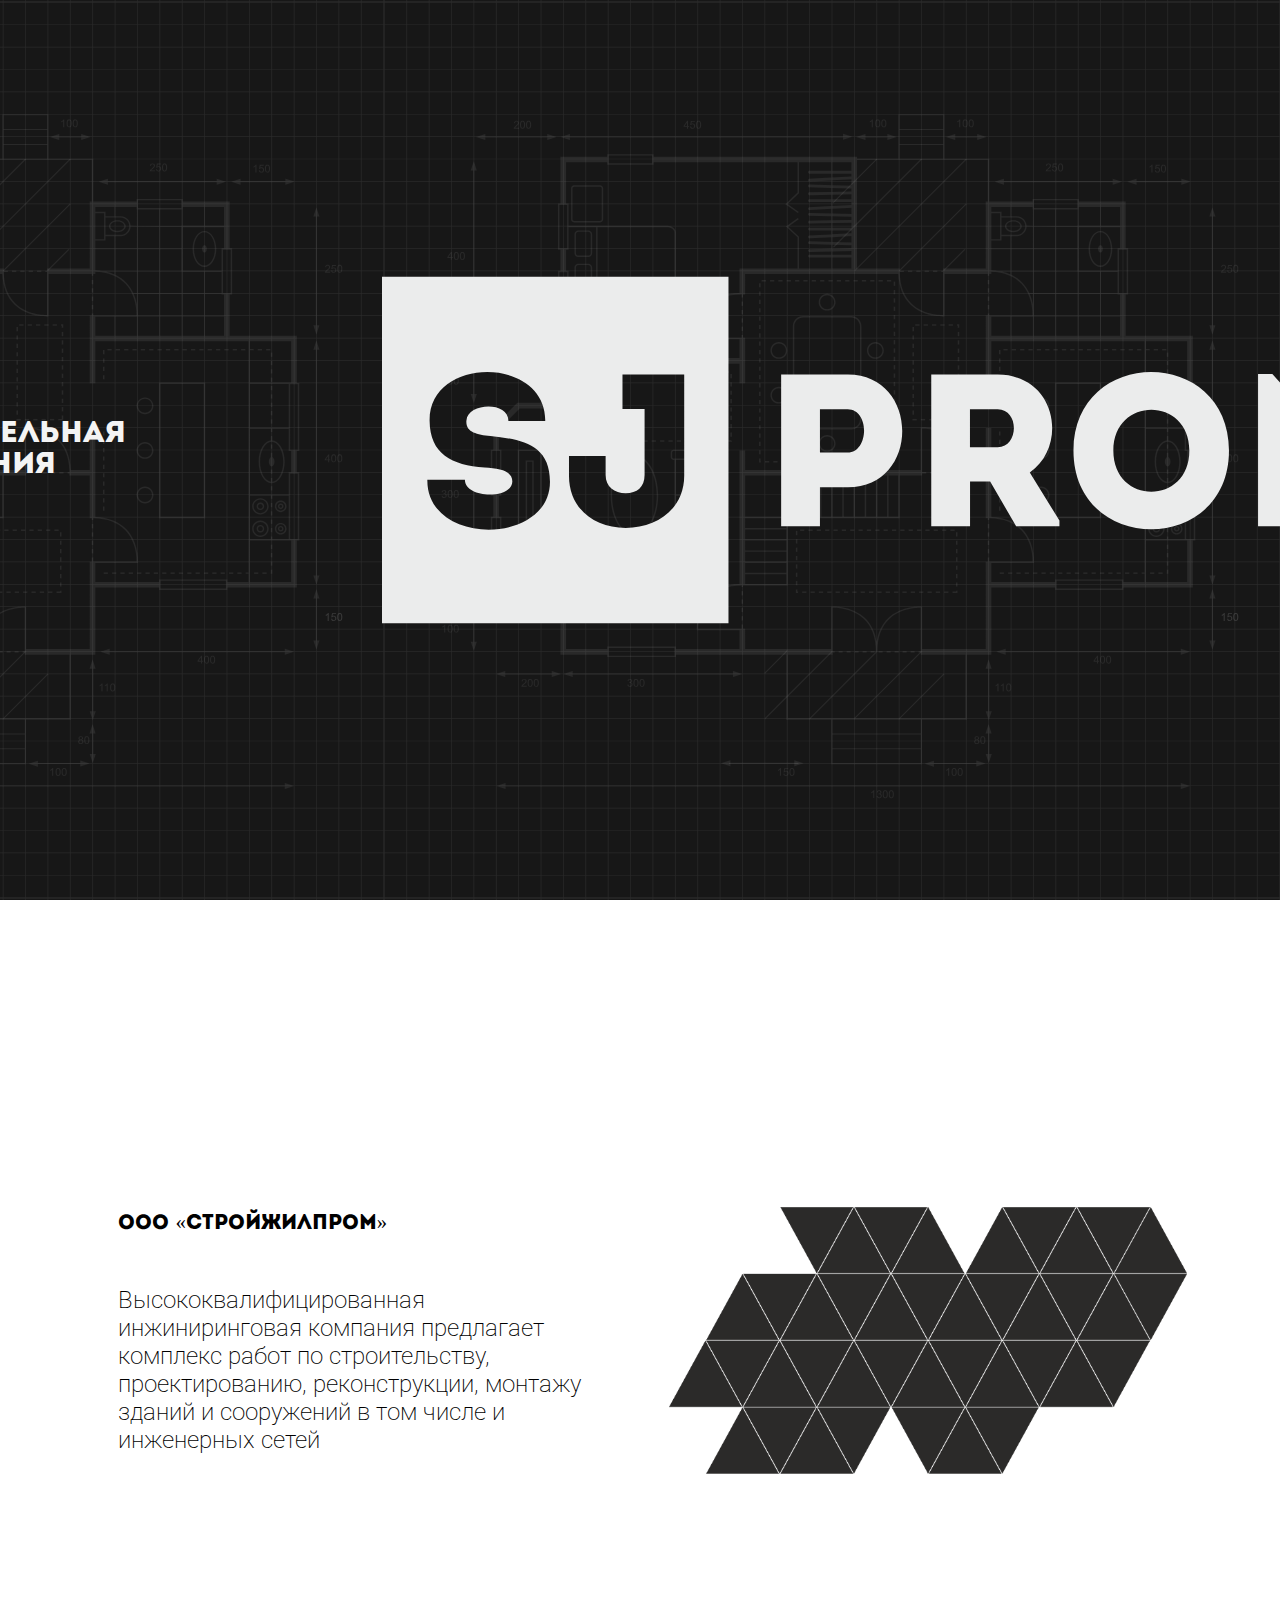
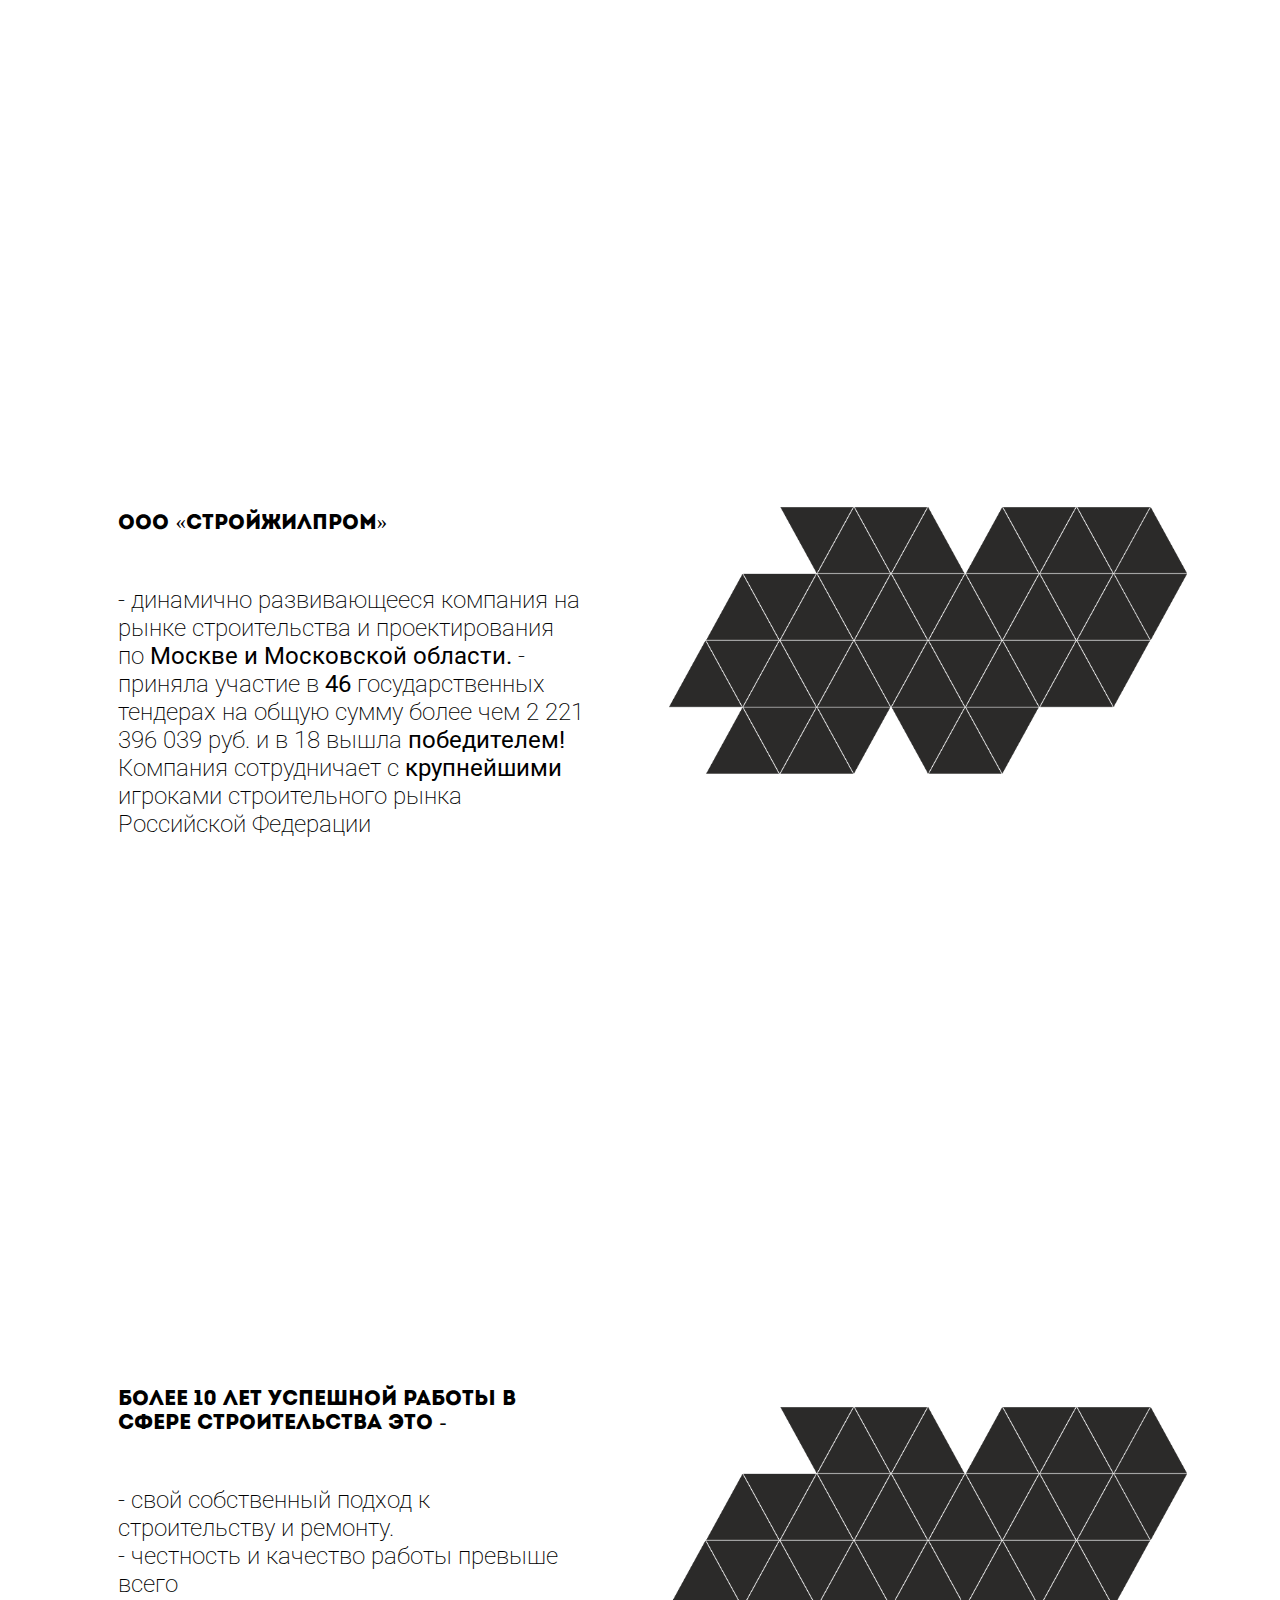
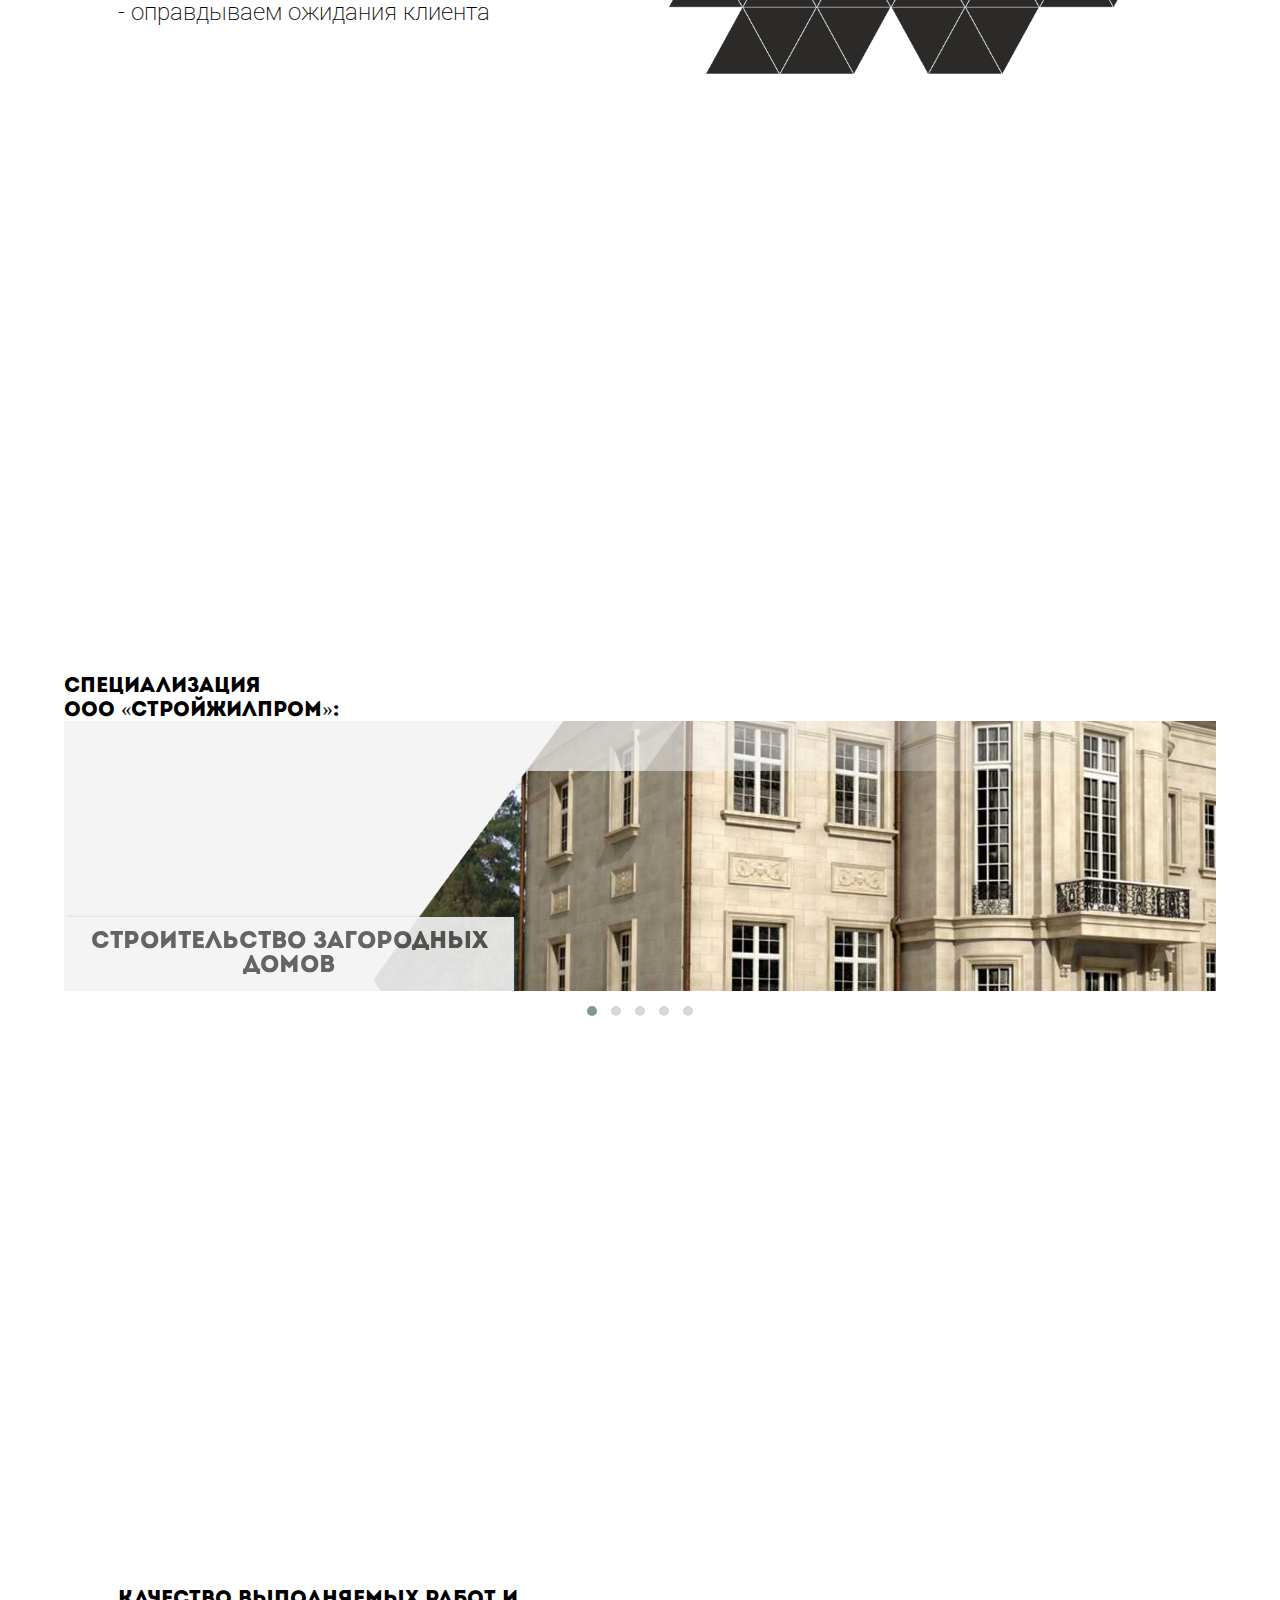
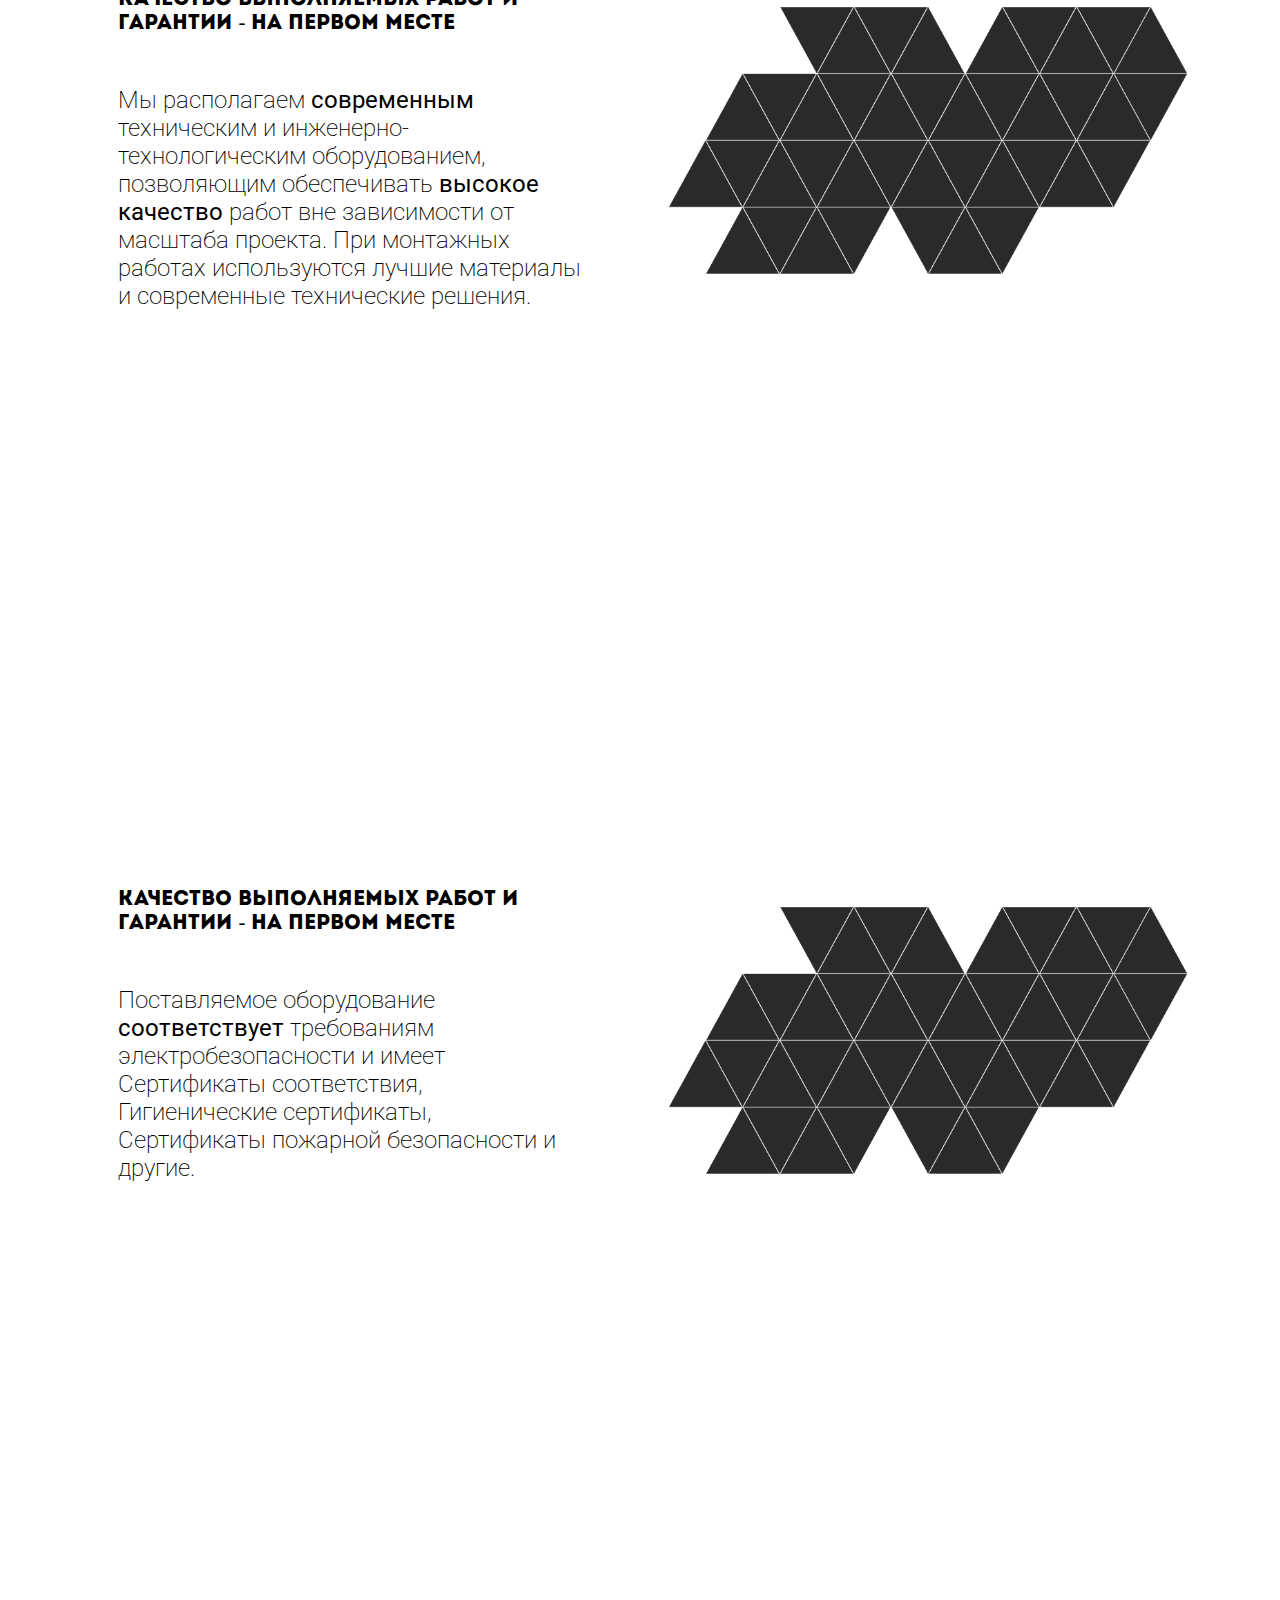
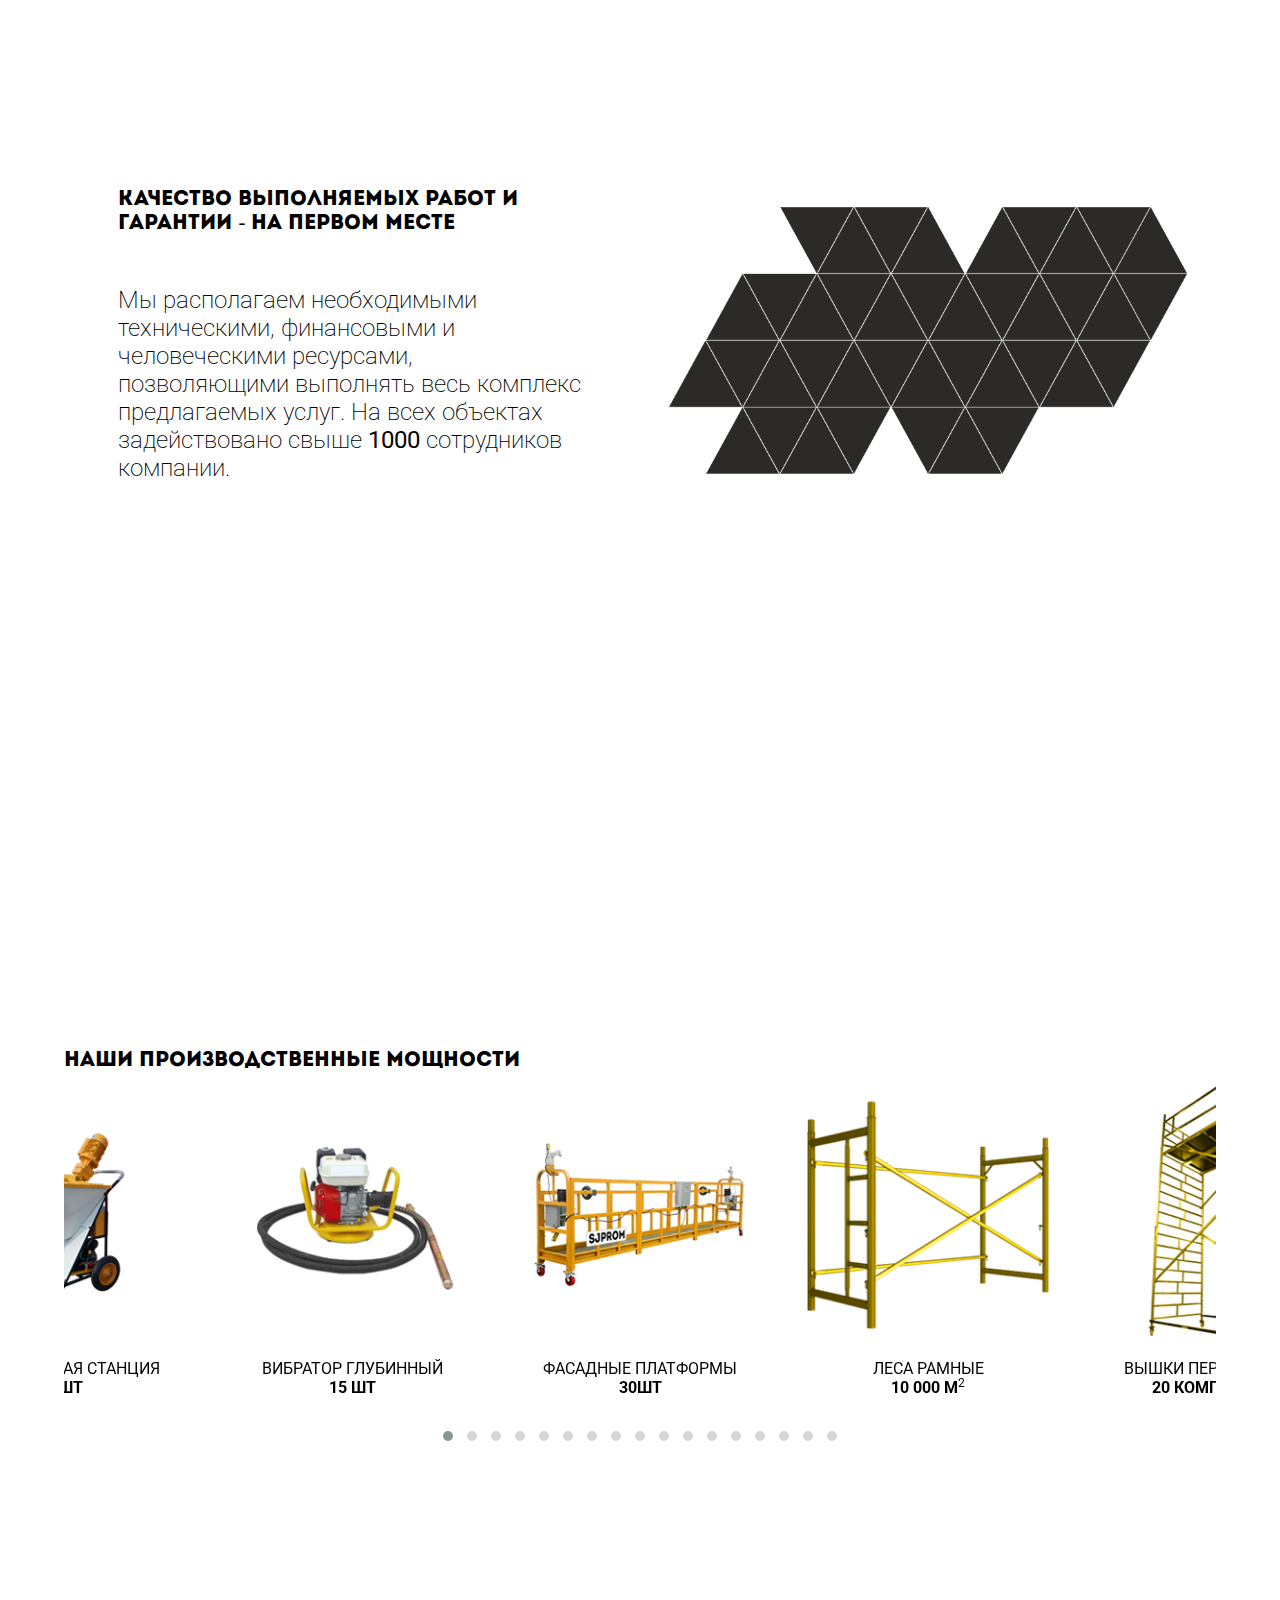
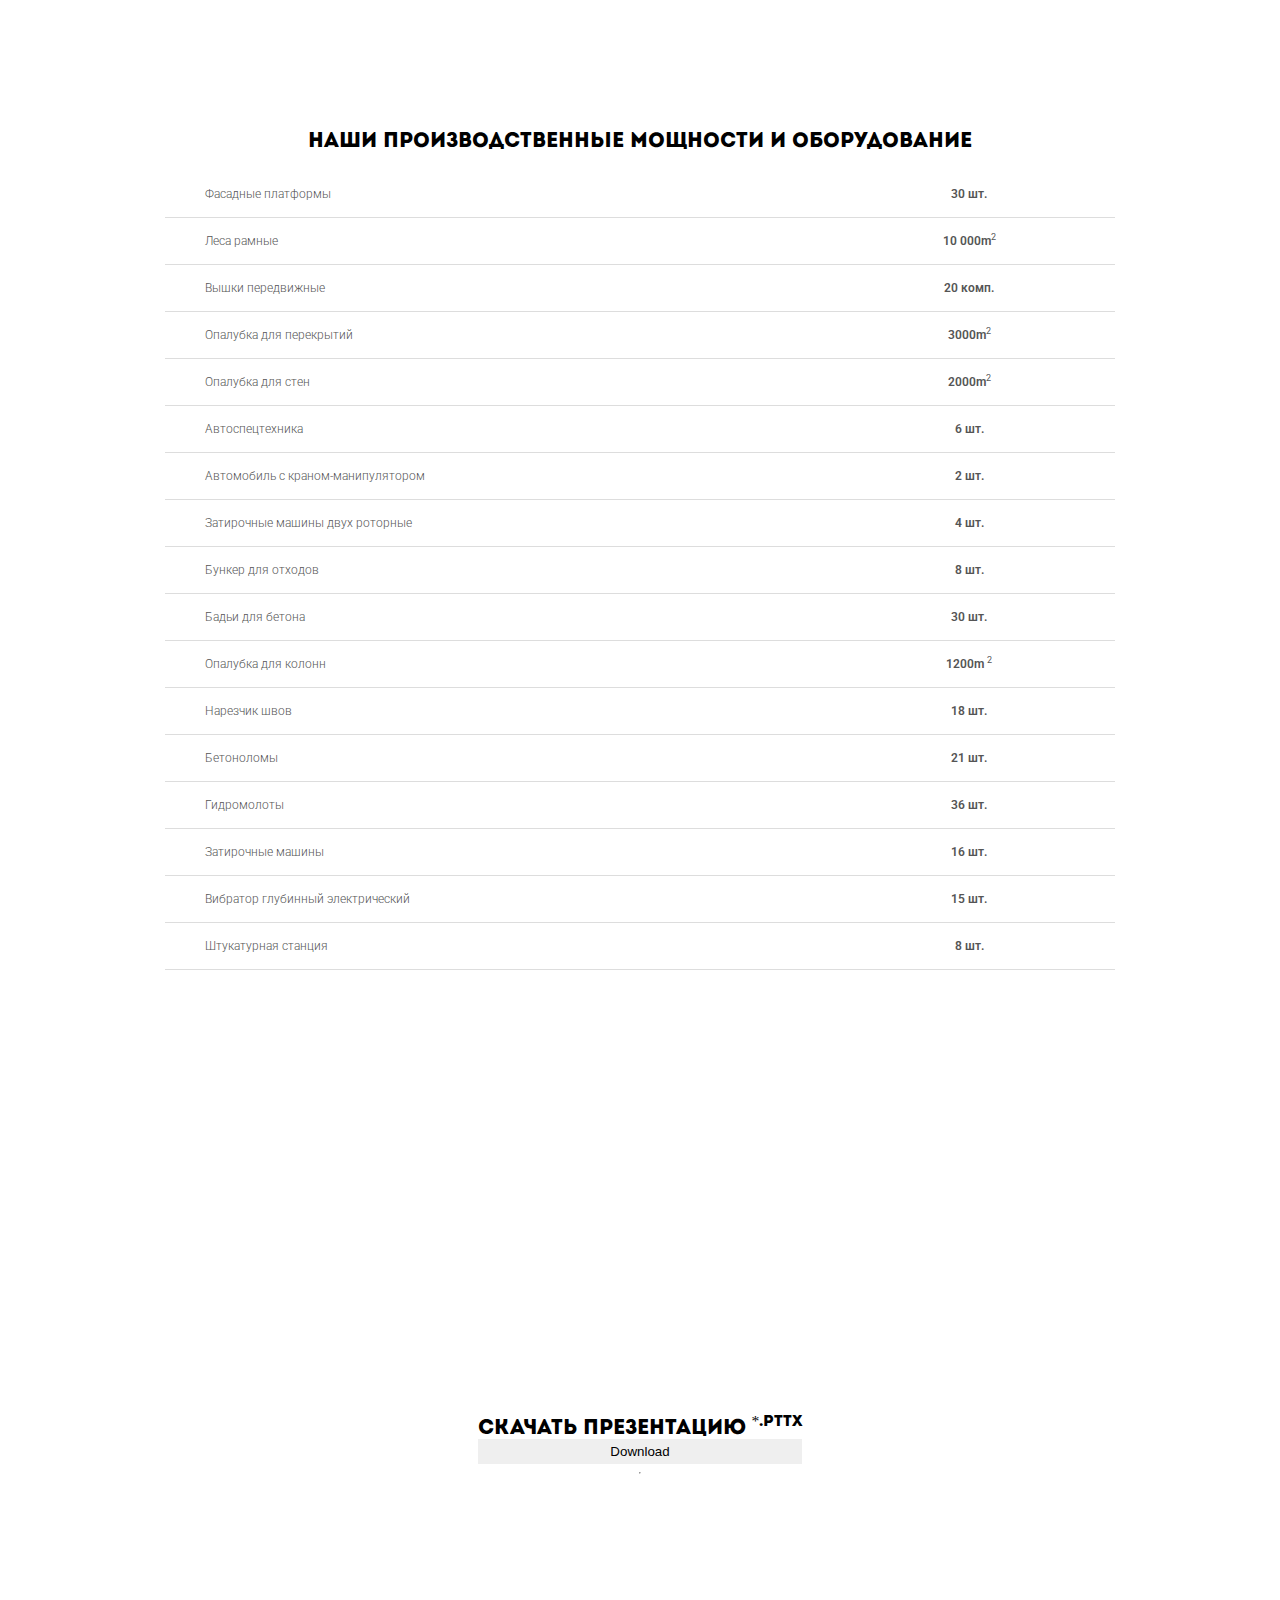
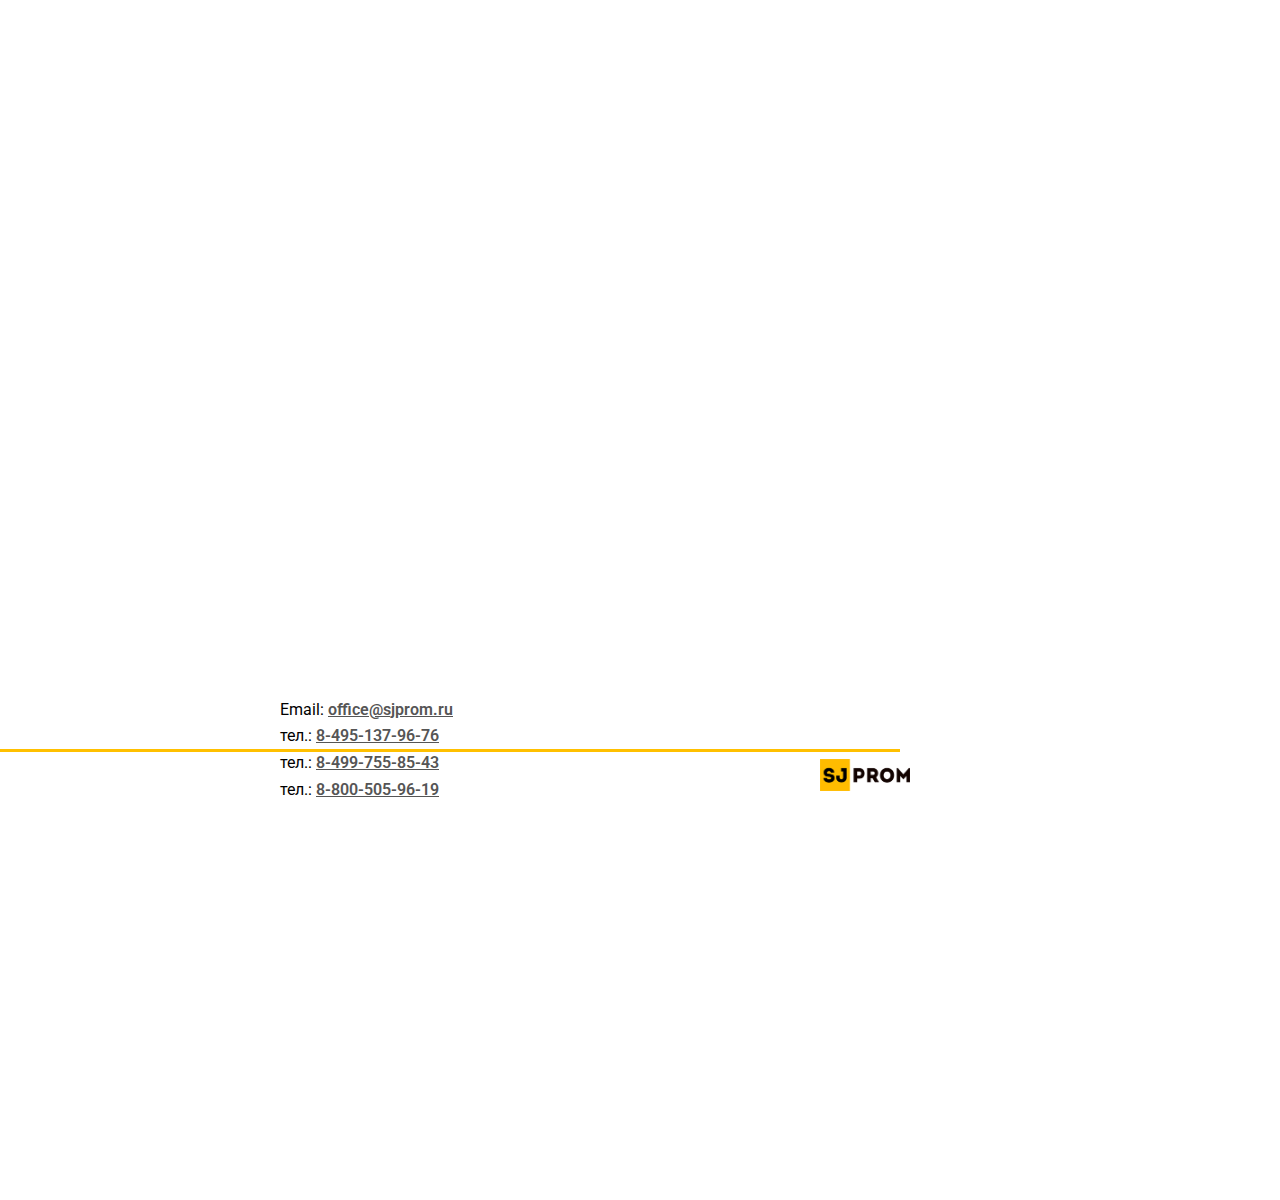
<file: index.html>
<!doctype html>
<html>

<head>
    <meta charset="utf-8">
    <link rel="shortcut icon" href="../favicon.ico" type="image/x-icon">
    <meta name="format-detection" content="telephone=no">
    <meta name="msapplication-tap-highlight" content="no">
    <meta name="viewport" content="initial-scale=1, width=device-width, maximum-scale=1, minimum-scale=1, user-scalable=no">

    <link href="//fonts.googleapis.com/css2?family=Roboto:wght@100;300;400;500;700;900&display=swap" rel="stylesheet">
    <link href="https://sjprom.ru/wp-content/themes/sjprom/assets/fonts/Intro.woff2" rel="stylesheet">
    <title>SJ PROM</title>
    <link href="css/reset.css" rel="stylesheet">

    <link href="css/style.css" rel="stylesheet">
    <link href="css/footer.css" rel="stylesheet">





    <link rel="stylesheet" href="https://cdnjs.cloudflare.com/ajax/libs/animate.css/4.0.0/animate.min.css" />



    <link rel="stylesheet" href="https://cdnjs.cloudflare.com/ajax/libs/OwlCarousel2/2.3.4/assets/owl.carousel.min.css" integrity="sha512-tS3S5qG0BlhnQROyJXvNjeEM4UpMXHrQfTGmbQ1gKmelCxlSEBUaxhRBj/EFTzpbP4RVSrpEikbmdJobCvhE3g==" crossorigin="anonymous" />
    <link rel="stylesheet" href="https://cdnjs.cloudflare.com/ajax/libs/OwlCarousel2/2.3.4/assets/owl.theme.default.css" integrity="sha512-OTcub78R3msOCtY3Tc6FzeDJ8N9qvQn1Ph49ou13xgA9VsH9+LRxoFU6EqLhW4+PKRfU+/HReXmSZXHEkpYoOA==" crossorigin="anonymous" />










</head>



<body>


    <!--loader begin-->

    <div id="background"></div>
    <style>
        /*loader*/
        #background {
            display: block;
            position: fixed;
            width: 100%;
            height: 100%;
            background-color: #000;
            background: -ie-radial-gradient(center, ellipse cover, #FCBA10 1%, #FCBA10 100%);
            z-index: 999999999999999999999999;
        }

        #logocontainer {
            display: block;
            position: fixed;
            top: 50%;
            left: 50%;
            width: 24vh;
            height: 24vh;
            margin-left: -17vh;
            margin-top: -17vh;
            overflow: hidden;
            -webkit-transition: background-color 500ms;
            transition: background-color 500ms;
            cursor: pointer;
            z-index: 99999999999999999999999999;
        }

        #pelogo {
            display: block;
            position: absolute;
            left: 2vh;
            top: 2vh;
            width: 20vh;

            height: 20vh;
            background: #FCBA10;
            background: linear-gradient(135deg, #FCBA10 0%, #FCBA00 100%);
            background-size: contain;
            font-family: 'Intro', sans-serif;
            font-size: 10vh;
            font-weight: bold;
            color: #F4f4f4;
            text-align: center;
            line-height: 20vh;
        }

        .loader {
            display: block;
            position: absolute;
            background-color: #F4f4f4;
        }

        @-webkit-keyframes slide1 {
            50% {
                width: 31vh;
                margin-left: 0;
            }

            100% {
                margin-left: 31vh;
            }
        }

        @keyframes slide1 {
            50% {
                width: 31vh;
                margin-left: 0;
            }

            100% {
                margin-left: 31vh;
            }
        }

        @-webkit-keyframes slide2 {
            50% {
                height: 32vh;
                margin-top: 0;
            }

            100% {
                margin-top: 32vh;
            }
        }

        @keyframes slide2 {
            50% {
                height: 32vh;
                margin-top: 0;
            }

            100% {
                margin-top: 32vh;
            }
        }

        @-webkit-keyframes slide3 {
            50% {
                width: 32vh;
                margin-right: 0;
            }

            100% {
                margin-right: 32vh;
            }
        }

        @keyframes slide3 {
            50% {
                width: 32vh;
                margin-right: 0;
            }

            100% {
                margin-right: 32vh;
            }
        }

        @-webkit-keyframes slide4 {
            50% {
                height: 32vh;
                margin-bottom: 0
            }

            100% {
                margin-bottom: 32vh;
            }
        }

        @keyframes slide4 {
            50% {
                height: 32vh;
                margin-bottom: 0
            }

            100% {
                margin-bottom: 32vh;
            }
        }
    </style>
    <div id="logocontainer" onclick=fill()>
        <div id="pelogo">SJ </div>
        <div class="loader" style="left:2vh; top:0; height:2vh; width:0; animation:slide1 1s linear forwards infinite"></div>
        <div class="loader" style="right:0; top:2vh; width:2vh; height:0; animation:slide2 1s linear forwards infinite; animation-delay:0.5s"></div>
        <div class="loader" style="right:2vh; bottom:0; height:2vh; width:0; animation:slide3 1s linear forwards infinite"></div>
        <div class="loader" style="left:0; bottom:2vh; width:2vh; height:0; animation:slide4 1s linear forwards infinite; animation-delay:0.5s"></div>
    </div>
    <!--loader-end-->










    <div class="containers" style="display:none">
        <div class='topRow  wow animate__fadeIn'>
            <img src="img/logo.png" alt="logo">
        </div>
    </div>
    <div class="MainScreen">
        <h1 style='width:50%; padding:10%; text-align: left'>СТРОИТЕЛЬНАЯ
            КОМПАНИЯ<br>
        </h1><br />
        <br />
        <img src="img/logo-SJPROM-white.svg" class='mainscreenLogo'>

    </div>


    <div class="parent">
        <div class='child title'>


            <h1>ООО «СТРОЙЖИЛПРОМ»</h1>
        </div>
        <div class='child'>
            <div class="SlideTextFlex ">

                Высококвалифицированная инжиниринговая компания предлагает комплекс работ по строительству, проектированию, реконструкции, монтажу зданий и сооружений в том числе и инженерных сетей


            </div>
        </div>
        <div class='child empty'></div>
        <div class='child PicBox'>



            <video webkit-playsinline="true" playsinline="true" src="img/render/top-1.mp4" autoplay="autoplay" muted="muted" loop="loop" poster="img/mask1.png"></video></div>
    </div>

    <div class="parent">
        <div class='child title'>


            <h1>ООО «СТРОЙЖИЛПРОМ»</h1>
        </div>
        <div class='child'>
            <div class="SlideTextFlex ">

                - динамично развивающееся компания на рынке строительства и проектирования по <b>Москве и Московской области.</b>

                - приняла участие в <b>46</b> государственных тендерах на общую сумму более чем 2 221 396 039 руб. и в 18 вышла <b>победителем!</b>
                Компания сотрудничает с <b>крупнейшими</b> игроками строительного рынка Российской Федерации

            </div>
        </div>
        <div class='child empty'></div>
        <div class='child PicBox'>

            <video webkit-playsinline="true" playsinline="true" src="img/render/top-3.mp4" autoplay="autoplay" muted="muted" loop="loop" poster="img/mask1.png"></video>
        </div>
    </div>





    <div class="parent">
        <div class='child title'>


            <h1>БОЛЕЕ 10 ЛЕТ УСПЕШНОЙ РАБОТЫ В
                СФЕРЕ СТРОИТЕЛЬСТВА ЭТО -</h1>
        </div>
        <div class='child'>
            <div class="SlideTextFlex ">

                - свой собственный подход к строительству и ремонту.<br>
                - честность и качество работы превыше всего<br>
                - оправдываем ожидания клиента
            </div>
        </div>
        <div class='child empty'></div>
        <div class='child PicBox'>
            <video webkit-playsinline="true" playsinline="true" src="img/render/top-2.mp4" autoplay="autoplay" muted="muted" loop='loop' poster="img/mask1.png"></video>

        </div>
    </div>





    <div class="parent ">
        <h1>СПЕЦИАЛИЗАЦИЯ<br>
            ООО «СТРОЙЖИЛПРОМ»:

        </h1>
        <div class="owl-carousel owl-theme banners">

            <div class='Slide '>



                <div class="SlideDes ">СТРОИТЕЛЬСТВО
                    ЗАГОРОДНЫХ ДОМОВ

                </div>
                <img src="img/prev1.png" class='slideImg'>
            </div>




            <div class='Slide '>
                <div class="SlideDes ">РЕМОНТ
                    ОФИСОВ И КВАРТИР
                </div>
                <img src="img/prev2.png" class='slideImg'>
            </div>

            <div class='Slide '>



                <div class="SlideDes ">СТРОИТЕЛЬСТВО
                    КОММЕРЧЕСКОЙ НЕДВИЖИМОСТИ



                </div>
                <img src="img/prev3.png" class='slideImg'>
            </div>
            <div class='Slide '>


                <div class="SlideDes ">ОТДЕЛКА И РЕМОНТ ЗАГОРОДНЫХ ДОМОВ


                </div>
                <img src="img/prev4.png" class='slideImg'>
            </div>


            <div class='Slide '>



                <div class="SlideDes ">ВЕДЕНИЕ ЭКСПЛУАТАЦИИ ЗДАНИЙ ЛЮБОЙ СЛОЖНОСТИ


                </div>
                <img src="img/prev5.png" class='slideImg'>
            </div>

        </div>
    </div>
    <div class="parent">

        <div class='child title'>


            <h1>КАЧЕСТВО ВЫПОЛНЯЕМЫХ РАБОТ
                И ГАРАНТИИ - НА ПЕРВОМ МЕСТЕ</h1>
        </div>
        <div class='child'>
            <div class="SlideTextFlex ">
                Мы располагаем <b>современным</b> техническим и инженерно-технологическим оборудованием, позволяющим обеспечивать <b>высокое качество</b> работ вне зависимости от масштаба проекта. При монтажных работах используются лучшие материалы и современные технические решения.

            </div>
        </div>
        <div class='child empty'></div>
        <div class='child PicBox'>
            <video webkit-playsinline="true" playsinline="true" src="img/render/top-4.mp4" autoplay="autoplay" muted="muted" loop='loop' poster="img/mask1.png"></video>

        </div>
    </div>
    <div class="parent">

        <div class='child title'>


            <h1>КАЧЕСТВО ВЫПОЛНЯЕМЫХ РАБОТ
                И ГАРАНТИИ - НА ПЕРВОМ МЕСТЕ</h1>
        </div>
        <div class='child'>
            <div class="SlideTextFlex ">
                Поставляемое оборудование <b>соответствует</b> требованиям электробезопасности и имеет Сертификаты соответствия, Гигиенические сертификаты, Сертификаты пожарной безопасности и другие.


            </div>
        </div>
        <div class='child empty'></div>
        <div class='child PicBox'>
            <video webkit-playsinline="true" playsinline="true" src="img/render/top-5.mp4" autoplay="autoplay" muted="muted" loop='loop' poster="img/mask1.png"></video>

        </div>
    </div>
    <div class="parent">

        <div class='child title'>


            <h1>КАЧЕСТВО ВЫПОЛНЯЕМЫХ РАБОТ
                И ГАРАНТИИ - НА ПЕРВОМ МЕСТЕ</h1>
        </div>
        <div class='child'>
            <div class="SlideTextFlex ">
                Мы располагаем необходимыми техническими, финансовыми и человеческими ресурсами, позволяющими выполнять весь комплекс предлагаемых услуг. На всех объектах задействовано свыше <b>1000</b> сотрудников компании.
            </div>
        </div>
        <div class='child empty'></div>
        <div class='child PicBox'>
            <video webkit-playsinline="true" playsinline="true" src="img/render/top-6.mp4" autoplay="autoplay" muted="muted" loop='loop' poster="img/mask1.png"></video>

        </div>
    </div>



    <div class="parent">
        <h1>НАШИ ПРОИЗВОДСТВЕННЫЕ МОЩНОСТИ
        </h1>
        <div class="owl-carousel owl-theme owl-carouseler">
            <div class="caseItem">
                <img src="img/items/platform.png" alt="platform">
                <div>Фасадные платформы</div> <span>30шт</span>
            </div>
            <div class="caseItem">
                <img src="img/items/lesa.png" alt="platform">

                <div>Леса рамные</div><span>10 000 m<sup>2</sup></span>
            </div>
            <div class="caseItem"> <img src="img/items/vyshka.png" alt="platform">

                <div>Вышки передвижные</div>
                <span>20 комплектов</span>
            </div>
            <div class="caseItem">
                <img src="img/items/traktor.png" alt="platform">
                <div>Автоспецтехника
                </div> <span>6 шт</span>
            </div>
            <div class="caseItem">
                <img src="img/items/zatirka2.png" alt="platform">

                <div>ЗАТИРОЧНЫЕ МАШИНЫ ДВУХ РОТОРНЫЕ

                </div><span>4 шт</span>
            </div>
            <div class="caseItem">
                <img src="img/items/avtokran.png" alt="platform">
                <div>Автокран-манипулятор
                </div> <span>2 шт</span>
            </div>
            <div class="caseItem">
                <img src="img/items/opal-for-perekrytiya.png" alt="platform">
                <div>ОПАЛУБКА ДЛЯ ПЕРЕКРЫТИЙ
                </div> <span>3 000 m<sup>2</sup></span>
            </div>
            <div class="caseItem">
                <img src="img/items/opal-for-walls.png" alt="platform">

                <div>ОПАЛУБКА ДЛЯ СТЕН
                </div><span>2 000 m<sup>2</sup></span>
            </div>
            <div class="caseItem">
                <img src="img/items/bunker.png" alt="platform">

                <div>БУНКЕР ДЛЯ ОТХОДОВ

                </div><span>8 шт</span>
            </div>
            <div class="caseItem">
                <img src="img/items/badya.png" alt="platform">

                <div>БАДЬИ ДЛЯ БЕТОНА


                </div><span>30 шт</span>
            </div>
            <div class="caseItem">
                <img src="img/items/colomn.png" alt="platform">

                <div>ОПАЛУБКА ДЛЯ
                    КОЛЛОН
                </div><span>300 шт</span>
            </div>

            <div class="caseItem">
                <img src="img/items/betonolom.png" alt="platform">

                <div>БЕТОНОЛОМЫ
                </div><span>21 шт</span>
            </div>
            <div class="caseItem">
                <img src="img/items/hydromolot.png" alt="platform">

                <div>ГИДРОМОЛОТЫ
                </div><span>36 шт</span>
            </div>


            <div class="caseItem">
                <img src="img/items/narezka.png" alt="platform">

                <div>НАРЕЗЧИК ШВОВ
                </div><span>18 шт</span>
            </div>

            <div class="caseItem">
                <img src="img/items/zatirka.png" alt="platform">

                <div>Затирочные машины
                </div><span>16 шт</span>
            </div>
            <div class="caseItem">
                <img src="img/items/station.png" alt="platform">

                <div>Штукатурная станция
                </div><span>8 шт</span>
            </div>
            <div class="caseItem">
                <img src="img/items/vibrator.png" alt="platform">

                <div>Вибратор глубинный
                </div><span>15 шт</span>
            </div>
        </div>
    </div>
    <div class="parent " ><div style="text-align: center">
        <h1>НАШИ ПРОИЗВОДСТВЕННЫЕ МОЩНОСТИ И ОБОРУДОВАНИЕ
        </h1></div>
        <br>
        <table class='tableCust'>
            <tbody>
                <tr>
                    <td>Фасадные платформы</td>
                    <td>30 шт.</td>
                </tr>
                <tr>
                    <td>Леса рамные
                    </td>
                    <td>10 000m<sup>2</sup></td>
                </tr>

                <tr>
                    <td>Вышки передвижные
                    </td>
                    <td>20 комп.</td>
                </tr>

                <tr>
                    <td>Опалубка для перекрытий
                    </td>
                    <td>3000m<sup>2</sup></td>
                </tr>
                <tr>
                    <td>Опалубка для стен
                    </td>
                    <td>2000m<sup>2</sup></td>
                </tr>

                <tr>
                    <td>Автоспецтехника
                    </td>
                    <td>6 шт.</td>
                </tr>
                <tr>
                    <td>Автомобиль с краном-манипулятором
                    </td>
                    <td>2 шт.</td>
                </tr>
                <tr>
                    <td>Затирочные машины двух роторные
                    </td>
                    <td>4 шт.</td>
                </tr>
                <tr>
                    <td>Бункер для отходов
                    </td>
                    <td>8 шт.</td>
                </tr>
                <tr>
                    <td>Бадьи для бетона
                    </td>
                    <td>30 шт.</td>
                </tr>
                <tr>
                    <td>Опалубка для колонн
                    </td>
                    <td>1200m <sup>2</sup></td>
                </tr>
                <tr>
                    <td>Нарезчик швов
                    </td>
                    <td>18 шт.</td>
                </tr>
                <tr>
                    <td>Бетоноломы
                    </td>
                    <td>21 шт.</td>
                </tr>
                <tr>
                    <td>Гидромолоты
                    </td>
                    <td>36 шт.</td>
                </tr>
                <tr>
                    <td>Затирочные машины
                    </td>
                    <td>16 шт.</td>
                </tr>

                <tr>
                    <td>Вибратор глубинный электрический
                    </td>
                    <td>15 шт.</td>
                </tr>
                <tr>
                    <td>Штукатурная станция
                    </td>
                    <td>8 шт.</td>
                </tr>
            </tbody>
        </table>

    </div>
    <div class="parent">
        <h1>Скачать презентацию <sup>*.pttx</sup></h1>

        <button>Download</button>
        <hr>
    </div>



    <div class='parent'>

        <div class="contentPage finalPage ">
            <div class="Contact ">
                <ul>
                    <li>Email: <a href='mailto:office@sjprom.ru'>office@sjprom.ru</a></li>
                    <li>тел.: <a href='tel:84951379676'>8-495-137-96-76</a></li>
                    <li>тел.: <a href='tel:84997558543'>8-499-755-85-43 </a></li>
                    <li>тел.: <a href='tel:88005059619'>8-800-505-96-19</a></li>

                </ul>
            </div>

            <div class="verticalLine"></div>


            <div class="FinalPic">

                <img src="img/logo.png" alt="">
            </div>

        </div>





    </div>

    <style>


    </style>










    <div class="containersWrap">
        <div class="bottomRow">
            <div class="brdescriptor">email: <a link='mailto:rengen.93.03@yandex.by'>office@sjprom.ru
                </a>
            </div>
        </div>
    </div>

    <!--section id="map" class="map">
        <h1>КАК НАС НАЙТИ:
        </h1>

        <iframe src="https://yandex.ru/map-widget/v1/?um=constructor%3Aa262b87ce9515df81d4970e88211d7ceb6d7b67d1679dde5cf4ece2e788b94ff&amp;source=constructor" width="100%" height="300" frameborder="0" style="pointer-events: none;"></iframe>
    </section-->




    <script src="https://code.jquery.com/jquery-3.5.1.min.js"></script>
    <script src="https://cdnjs.cloudflare.com/ajax/libs/OwlCarousel2/2.3.4/owl.carousel.js"></script>
    <script src="js/wow.min.js">
    </script>

    <script>
        $(window).ready(function() {
            $('#logocontainer').hide();
            $('#background').hide();
        })

        $(document).ready(function() {



            $(".owl-carouseler").owlCarousel({

                autoplay: true,
                items: 1,
                loop: true,
                merge: true,
                dots: true,
                center: true,
                autoplayTimeout: 2000,
                responsive: {
                    1400: {
                        items: 5
                    },
                    1000: {
                        items: 4
                    },
                    700: {
                        items: 3
                    },
                    450: {
                        items: 1
                    }
                }
            });
            $('.banners').owlCarousel({
                autoplay: true,
                items: 1,
                loop: true,
                merge: true,
                dots: true,
                center: true,
                autoplayTimeout: 2000,
            });
        });
        $(document).ready(function() {

            var $layer_0 = $('.layer-0'),
                $container = $('main'),
                container_w = $container.width(),
                container_h = $container.height();
            $(window).on('mousemove.parallax', function(event) {
                var pos_x = event.pageX,
                    pos_y = event.pageY,
                    left = 0,
                    top = 0;
                left = container_w / 2 - pos_x;
                top = container_h / 2 - pos_y;
                var res = pos_x / 170;
                if (res <= 100) {
                    res / 21;
                    $('.MainScreen').css("background-position-x", res + 'px');
                }
            });





        });

        /*************/
    </script>
</body>

</html>
</file>
<file: css/style.css>
@charset "utf-8";

/*custom styles*/
@font-face {
    font-family: "Intro";
    src: url("../fonts/Intro.eot");
    /* IE9 Compat Modes */
    src: url("../fonts/Intro.eot?#iefix") format("embedded-opentype"),
        /* IE6-IE8 */
        url("../fonts/Intro.otf") format("opentype"),
        /* Open Type Font */
        url("../fonts/Intro.svg") format("svg"),
        /* Legacy iOS */
        url("../fonts/Intro.ttf") format("truetype"),
        /* Safari, Android, iOS */
        url("../fonts/Intro.woff") format("woff"),
        /* Modern Browsers */
        url("../fonts/Intro.woff2") format("woff2");
    /* Modern Browsers */
    font-weight: normal;
    font-style: normal;
}

.topRow {
    width: 100%;
    /* padding: 30px 40px 0px;*/
    position: fixed;
    /*  padding: 5px 40px 0px;*/
    padding: 2vw;


}

.topRow img {
    visibility: visible !important;
}

body {
    font-family: 'Roboto', sans-serif;
    /* color: #555555;    background: url('../img/background.svg');
    background-size: 100%;
    background-position: center;*/
}

.containers {
    background: url('../img/triangle.svg');
    position: fixed;
    background-repeat: no-repeat;
    background-size: contain;
    width: 100%;
    min-height: 20%;
    top: 0;
    opacity: 0.8;
    z-index: 99999;

}

.containersWrap {
    background: url('../img/triangleRight.svg');
    position: fixed;
    bottom: 0;
    margin-bottom: 0;
    padding-bottom: 0;
    background-repeat: no-repeat;
    background-size: contain;
    background-position: bottom right;
    width: 100%;
    min-height: 20%;
    text-align: right;
}

.bottomRow {
    position: fixed;
    width: 100%;
    bottom: 0;
    line-height: 5;
}

.brdescriptor {
    padding: 0px 40px 0px 0px;
}

.contentPage {
    min-height: 90vh;
    height: 100%;
    width: 100%;

    top: 15vh;

}

.contentPage h1 {
    width: 90%;
    padding: 3vh 3vh 15vh;
    text-transform: uppercase;
    font-family: "Intro";
    font-size: 200%;
    text-align: center;
    opacity: 0.5;
    margin: 0 auto;
}

.map h1 {
    width: 90%;
    padding: 3vh 3vh 5vh;
    text-transform: uppercase;
    font-family: "Intro";
    font-size: 200%;
    text-align: center;
    opacity: 0.5;
    margin: 0 auto;
}

.SlideText {
    width: 50%;
    display: -webkit-box;
    display: -ms-flexbox;
    -ms-flex-line-pack: distribute;
    align-content: space-around;
    justify-items: center;
    text-align: start;
    font-size: 150%;
    font-weight: 200;
    max-width: 670px;
    padding: 10vh 0vh 10vh 5%;
    text-indent: 0 !important;
}

.SlidePic {
    width: 50%;
    padding: 0;
    margin: 0;
    z-index: -1;
}

.list {
    text-indent: 15px;
}

.MainScreen {
    background-image: url(../img/background-1.svg);
    background-size: 70%;
    background-position: center right;
    width: 100%;

    height: 100vh;
    background-color: rgb(23, 23, 23);
    background-color: radial-gradient(circle, rgba(85, 85, 85, 1) 8%, rgba(35, 35, 35, 1) 176%);
    display: -webkit-box;
    display: -ms-flexbox;
    display: flex;
    -ms-flex-line-pack: center;
    align-content: center;
    -webkit-box-pack: center;
    -ms-flex-pack: center;
    justify-content: center;
}

.MainScreen h1 {
    display: -webkit-box;
    display: -ms-flexbox;
    display: flex;
    -webkit-box-align: center;
    -ms-flex-align: center;
    align-items: center;
    font-family: "Intro";
    font-size: 30px;
    text-align: center;
    color: #f4f4f4;
}



.tableCust {
    margin: 0 auto;
    /* width: 80%; */
    max-width: 950px;
    width: 100%;
    position: relative;
    font-family: 'Roboto', sans-serif;
    color: #555555;
    font-size: 18px;
    font-weight: 100;
    line-height: 1.8;
  /*  background: #f4f4f4;*/
    -webkit-transition: .2s;
    transition: .2s;
    -webkit-transform: transition .2s;
    transform: transition .2s;


}
.tableCust tr{
    border-bottom: 1px #ddd solid;
}


.tableCust td {
    padding: 5px 40px 5px 40px;
    font-weight: 300;
}

.tableCust tr:nth-child(odd) {
 /*   background: #ddd;*/

}

.tableCust tr:hover {
    background: #d3d3d3;

}

.tableCust tr td:nth-child(2n) {
    font-weight: 600;
    text-align: center;
}

.verticalLine {
    height: 10vh;
    width: 3px;
    background: #ffc000;
    display: -webkit-box;
    display: -ms-flexbox;
    display: flex;
    -webkit-box-align: center;
    -ms-flex-align: center;
    align-items: center;
    -webkit-box-pack: center;
    -ms-flex-pack: center;
    justify-content: center;

}

.finalPage {
    display: -webkit-box;
    display: -ms-flexbox;
    display: flex;
    -webkit-box-align: center;
    -ms-flex-align: center;
    align-items: center;
    padding: 0;
    -webkit-box-pack: center;
    -ms-flex-pack: center;
    justify-content: space-around;
    margin: 0;
    max-width: 900px;
    margin: 0 auto;
}

.grid {
    display: -webkit-box;
    display: -ms-flexbox;
    display: flex;
    -webkit-box-align: center;
    -ms-flex-align: center;
    align-items: flex-end;
    -webkit-box-pack: center;
    -ms-flex-pack: center;
    justify-content: space-around;
    margin: 0;
    max-width: 1200px;
    margin: 0 auto;
}

.Contact ul li a,
.brdescriptor a {
    color: #555555;
    font-weight: 600;
    line-height: 1.5;
}

.FinalPic img {
    max-width: 450px;
    width: 80%;
}

video {
    max-width: 650px;
    width: 90%;
}

.case {
    width: 100%;
    height: inherit;
    display: contents;
    /* border: 1px #000 solid;*/
    text-transform: uppercase;

}

.case span {
    font-weight: bold;
}

.caseItem {

    max-width: 300px;
    text-align: center;
    position: relative;
    margin: 0 auto;
    text-transform: uppercase;
}

.caseItem span {
    font-weight: bold;
}


.CaserItems {
    display: -webkit-box;
    display: -ms-flexbox;
    display: flex;
    text-align: -webkit-right;
    -webkit-box-align: center;
    -ms-flex-align: center;
    align-items: center;
    -webkit-box-pack: center;
    -ms-flex-pack: center;
    justify-content: center;
}

.pager {
    padding-top: 15vh;
}

.logoCase {
    position: relative;
    width: 50%;
    max-width: 250px;
}

.prevCase {
    display: -webkit-box;
    display: -ms-flexbox;
    display: flex;
    -webkit-box-align: center;
    -ms-flex-align: center;
    align-items: center;
}

. .banners img {
    width: 100vw;
    height: 100vh;
}

.item img {
    min-width: 100vw;
    min-height: 100vh;
    display: block;
}
.mainscreenLogo {
    padding: 10%;
}
.Slide {
    width: 100%;
    height: auto;
    min-height: 70vh;
    display: -webkit-box;
    display: -ms-flexbox;
    display: -webkit-box;
    display: flex;
    -webkit-box-align: center;
    -ms-flex-align: center;
    align-items: center;
    opacity: 1;
    max-width: 1300px !important;
    margin: 0 auto;
}

.Slide h1 {
    display: -webkit-box;
    display: -ms-flexbox;
    display: flex;
    -webkit-box-pack: end;
    -ms-flex-pack: end;
    justify-content: flex-end;
    -ms-flex-line-pack: stretch;
    align-content: stretch;
}

.Slide img {
    max-width: 100vw;
    max-height: 60vw;
    right: 0;
    position: absolute;
    background-color: #f4f4f4;
}

.containersWrap {
    display: none;
}

.slideImg {
    padding: 0;
    margin: 0;
    height: auto;
    width: 100%;
}

.SlideDes {
    background: #f4f4f4;
    font-family: 'Intro';
    position: absolute;
    width: auto;
    max-width: 450px;
    padding-right: 10px;
    opacity: 0.9;
    z-index: 9999999;
    font-size: 150%;
    text-align: center;
    color: #555;
    padding: 2rem;
    -webkit-box-shadow: 1px 4px 10px #232323;
    box-shadow: 1px 4px 10px #555;
}

.owl-theme .owl-nav.disabled + .owl-dots {
    margin-top: 5vh;
}

.FinalPic {
    text-align: center;
    margin: 0 auto;
    max-width: inherit;
    width: 50%;
    padding: 15%;
}

.topRow {
    visibility: inherit !important;
    margin: 0 auto;
    position: relative;
}

.SlidePic {
    width: 100%;
    padding-top: 10vh;
    padding-bottom: 10vh;
    margin: 0 auto;
    text-align: center;
}

video {
    width: 100%;
}

.tableCust tr td {
    /*padding: 5px !important;*/
    font-size: 12px;
    line-height: 3;
}

.map h1 {
    font-size: 150%;
    line-height: 2.5;
}

.Slide {
    min-height: 30vh !important
}

.SlideDes {
    padding: 1vw;
    -webkit-box-shadow: 1px 2px 4px #555;
    box-shadow: 1px 2px 4px #555;
    bottom: 0;
}

.Contact {
    line-height: 1.67;
    text-decoration: none;
    width: 50% !important;
    padding: 10%;
}

.section {
    background: #f4f4f4;
    opacity: 1;
}

.parent {

    /*   background: #ffffff;
    border: 1px #000 solid;*/
}


.parent {
    display: -webkit-box;
    display: -ms-flexbox;
    display: flex;
    -webkit-box-orient: vertical;
    -webkit-box-direction: normal;
    -ms-flex-flow: column wrap;
    flex-flow: column wrap;
    height: 100%;
    height: 100vh;
    width: 90%;
    margin: 0 auto;
    -ms-flex-line-pack: distribute;
    align-content: space-around;
    -webkit-box-pack: center;
    -ms-flex-pack: center;
    justify-content: center;
    background-color: #ffffff;

}

.child {
    width: 45%;
    height: 45%;
}

.child h1 {
    max-width: 550px;

}

.contentPage h1,
h1 {
    text-transform: uppercase;
    font-family: "Intro";
    font-size: 130%;
}

video {
    max-width: 750px;
    width: 100%;
}

.title {
    -ms-flex-line-pack: center;
    align-content: center;
    display: -webkit-box;
    display: -ms-flexbox;
    display: flex;
    -webkit-box-align: center;
    -ms-flex-align: center;
    align-items: center;
    -webkit-box-align: end;
    -ms-flex-align: end;
    align-items: flex-end;
    padding: 2vw;
}

.PicBox {
    /*  align-items: flex-end;  */
    display: -webkit-box;
    display: -ms-flexbox;
    display: flex;
    padding: 0vw;

}

.contentPage h1 {
    width: 100%;
    text-transform: uppercase;
    font-family: "Intro";
    font-size: 200%;
    opacity: 0.5;
    margin: 0 auto;
}

.SlideTextFlex {

    display: -webkit-box;
    display: -ms-flexbox;
    -ms-flex-line-pack: distribute;
    align-content: space-around;
    justify-items: center;
    text-align: start;
    font-size: 150%;
    font-weight: 200;
    max-width: 670px;
    padding: 2vw;
    text-indent: 0 !important;
}



.title {
    height: 25vh;
}

.empty {
    height: 0;
}

.PicBox {}




.verticalLine {
    height: 10vh;
    width: 3px;
    background: #ffc000;
    display: -webkit-box;
    display: -ms-flexbox;
    display: flex;
    -webkit-box-align: center;
    -ms-flex-align: center;
    align-items: center;
    -webkit-box-pack: center;
    -ms-flex-pack: center;
    justify-content: center;
}



.finalPage {
    padding: 0;
}

.verticalLine {
    height: 3px;
    max-width: 100vh;
    width: 100%;
    position: absolute;
    left: 0;

}

.FinalPic img {
    max-width: 350px;
    width: 50%;
    padding-top: 30%;
}


.name {
    color: darkred !important;
}









/*MEDIA QUARES*/
@media screen and (max-width:840px) {
    .parent {
        display: -webkit-box;
        display: -ms-flexbox;
        display: flex;
        height: 100%;
        width: 90%;
        margin: 0 auto;
        padding-top: 10vh;
        padding-bottom: 10vh;
        -ms-flex-line-pack: distribute;
        align-content: space-around;
    }

    element.style {
        width: 100%;
        text-align: center;
    }

    .title {
        -ms-flex-line-pack: center;
        align-content: center;
        display: block;
        text-align: center;
        -webkit-box-align: end;
        -ms-flex-align: end;
        align-items: flex-end;
        padding: 2%;
        height: 30vh;
    }

    .child {
        width: 90vw;
        height: inherit;
        padding-top: 3vh;
        padding-bottom: 3vh;

    }


    .SlideTextFLex {
        line-height: 1.67;
        font-size: 21px;
    }

    .tableCust tr td {
        padding: 15px !important;
        font-size: 16px;
    }

    .child h1 {
        max-width: 550px;
        margin: 0 auto;
        font-size: 150%;
    }

    text-decoration: none;
}


@media screen and (max-width:720px) {
    .SlidePic {
        width: 90%;
        padding-top: 10vh;
        padding-bottom: 10vh;
        margin: 0 auto;
        text-align: center;
    }

    .SlideText {
        padding: unset;
        margin: unset;
        width: 85%;
        margin: 0 auto;
    }

    .FinalPic {
        max-width: 250px;
    }

    .Contact ul li {
        min-width: 200px;
        text-align: center;
    }

    .tableCust tr {
        white-space: nowrap;
        font-size: 15px;
    }

    .FinalPic img {
        max-width: 350px;
        width: 80%;
    }

    .CaserItems {
        display: block;
        margin: 0 auto;
    }

    .Slide {
        min-height: 50vh !important
    }
}

@media screen and (max-width: 625px) {
    .contentPage {
        min-height: 50vh;
        height: 100%;
        width: 100%;
        top: 15vh;
    }

    .containers {
        position: fixed;
        min-height: 2rem;
        text-align: center;
        background: #f4f4f4;
        width: 100%;
        z-index: 99999999999999999999999999;
        -webkit-box-shadow: 1px 1px 6px #5f5f5f5f;
        box-shadow: 1px 1px 6px #5f5f5f5f;
    }

    .contentPage h1,
    h1 {
        width: 90%;
        text-transform: uppercase;
        font-family: "Intro";
        font-size: 130%;
        text-align: center;
        margin: 0 auto;
        padding: 1vh !important;
    }

    h1 {
        text-transform: uppercase;
        font-family: "Intro";
        font-size: 130%;
        text-align: center;
        margin: 0 auto;
        padding: 1vh !important;
    }

    .tableCust td {
        padding: 15px 5px 15px 25px;
        font-weight: 300;
    }

    .tableCust tr {
        font-size: 13px;
    }

    .SlideText {
        font-size: 135%;
        line-height: 1.7;
        width: 90%;
    }

    .tableCust {
        margin: 0 auto;
        width: 98%;
    }

    .containersWrap {
        display: none;
    }

    .finalPage {
        display: block;
        padding: 5%;
    }

    .verticalLine {
        display: none;
    }
    .MainScreen  {
        height: auto;
        font-size: 14px !important;
    }
    .MainScreen h1{
        font-size: 
            13px;
        padding: 0;
    }
.mainscreenLogo {
    padding: 3%;
}

    .tableCust tr td {
    padding: 8px !important;
    font-size: 13px;
    
    
    
    

}
</file>
<file: css/footer.css>
.site-footer
{
  background-color:#26272b;
    background: #f4f4f4;
  padding:45px 0 20px;
  font-size:15px;
  line-height:24px;
  color:#737373;
    opacity: 0.8;    box-shadow: 1px 1px 6px #5f5f5f5f;
 
}
.site-footer hr
{
  border-top-color:#bbb;
  opacity:0.5
}
.site-footer hr.small
{
  margin:20px 0
}
.site-footer h6
{
  color:#fff;
    color:#232323;
  font-size:16px;
  text-transform:uppercase;
  margin-top:5px;
  letter-spacing:2px
}
.site-footer a
{
  color:#737373;
}
.site-footer a:hover
{
  color:#3366cc;
  text-decoration:none;
}
.footer-links
{
  padding-left:0;
  list-style:none
}
.footer-links li
{
  display:block
}
.footer-links a
{
  color:#737373
}
.footer-links a:active,.footer-links a:focus,.footer-links a:hover
{
  color:#3366cc;
  text-decoration:none;
}
.footer-links.inline li
{
  display:inline-block
}
.site-footer .social-icons
{
  text-align:right
}
.site-footer .social-icons a
{
  width:40px;
  height:40px;
  line-height:40px;
  margin-left:6px;
  margin-right:0;
  border-radius:100%;
  background-color:#33353d
}
.copyright-text
{
  margin:0
}
@media (max-width:991px)
{
  .site-footer [class^=col-]
  {
    margin-bottom:30px
  }
}
@media (max-width:767px)
{
  .site-footer
  {
    padding-bottom:0
  }
  .site-footer .copyright-text,.site-footer .social-icons
  {
    text-align:center
  }
}
.social-icons
{
  padding-left:0;
  margin-bottom:0;
  list-style:none
}
.social-icons li
{
  display:inline-block;
  margin-bottom:4px
}
.social-icons li.title
{
  margin-right:15px;
  text-transform:uppercase;
  color:#96a2b2;
  font-weight:700;
  font-size:13px
}
.social-icons a{
  background-color:#eceeef;
  color:#818a91;
  font-size:16px;
  display:inline-block;
  line-height:44px;
  width:44px;
  height:44px;
  text-align:center;
  margin-right:8px;
  border-radius:100%;
  -webkit-transition:all .2s linear;
  transition:all .2s linear
}
.social-icons a:active,.social-icons a:focus,.social-icons a:hover
{
  color:#fff;
  background-color:#29aafe
}
.social-icons.size-sm a
{
  line-height:34px;
  height:34px;
  width:34px;
  font-size:14px
}
.social-icons a.facebook:hover
{
  background-color:#3b5998
}
.social-icons a.twitter:hover
{
  background-color:#00aced
}
.social-icons a.linkedin:hover
{
  background-color:#007bb6
}
.social-icons a.dribbble:hover
{
  background-color:#ea4c89
}
@media (max-width:767px)
{
  .social-icons li.title
  {
    display:block;
    margin-right:0;
    font-weight:600
  }
}
</file>
